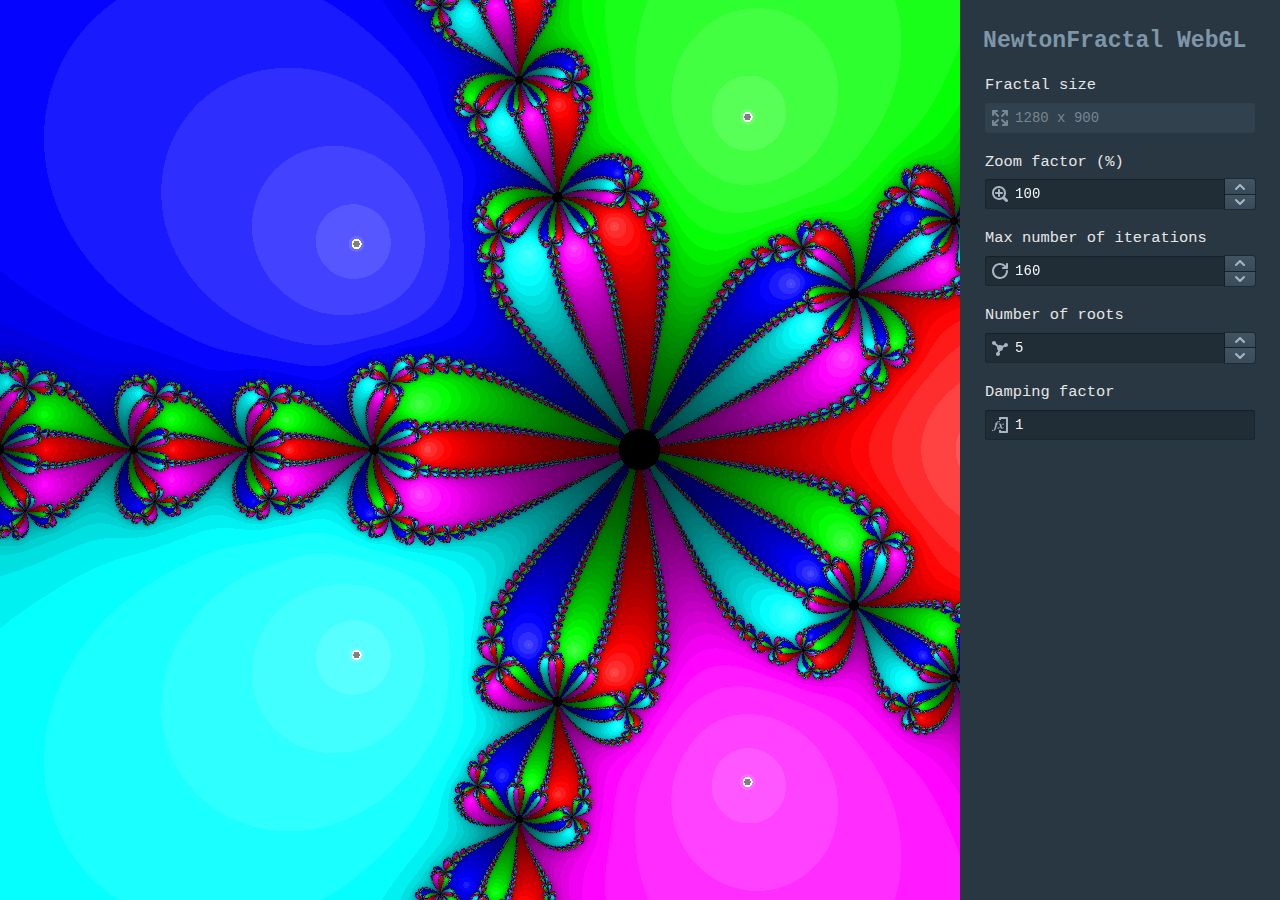
<file: NewtonFractal/index.html>
<!doctype html><html lang="en"><head><meta charset="utf-8"/><link rel="shortcut icon" href="favicon.ico"/><meta name="viewport" content="width=device-width,initial-scale=1"/><meta name="theme-color" content="#000000"/><link rel="manifest" href="manifest.json"/><title>NewtonFractal WebGL</title><link href="static/css/2.390d4e63.chunk.css" rel="stylesheet"><link href="static/css/main.2e52e43c.chunk.css" rel="stylesheet"></head><body><noscript>You need to enable JavaScript to run this app.</noscript><div id="root"></div><script>!function(i){function e(e){for(var r,t,n=e[0],o=e[1],u=e[2],l=0,f=[];l<n.length;l++)t=n[l],c[t]&&f.push(c[t][0]),c[t]=0;for(r in o)Object.prototype.hasOwnProperty.call(o,r)&&(i[r]=o[r]);for(s&&s(e);f.length;)f.shift()();return p.push.apply(p,u||[]),a()}function a(){for(var e,r=0;r<p.length;r++){for(var t=p[r],n=!0,o=1;o<t.length;o++){var u=t[o];0!==c[u]&&(n=!1)}n&&(p.splice(r--,1),e=l(l.s=t[0]))}return e}var t={},c={1:0},p=[];function l(e){if(t[e])return t[e].exports;var r=t[e]={i:e,l:!1,exports:{}};return i[e].call(r.exports,r,r.exports,l),r.l=!0,r.exports}l.m=i,l.c=t,l.d=function(e,r,t){l.o(e,r)||Object.defineProperty(e,r,{enumerable:!0,get:t})},l.r=function(e){"undefined"!=typeof Symbol&&Symbol.toStringTag&&Object.defineProperty(e,Symbol.toStringTag,{value:"Module"}),Object.defineProperty(e,"__esModule",{value:!0})},l.t=function(r,e){if(1&e&&(r=l(r)),8&e)return r;if(4&e&&"object"==typeof r&&r&&r.__esModule)return r;var t=Object.create(null);if(l.r(t),Object.defineProperty(t,"default",{enumerable:!0,value:r}),2&e&&"string"!=typeof r)for(var n in r)l.d(t,n,function(e){return r[e]}.bind(null,n));return t},l.n=function(e){var r=e&&e.__esModule?function(){return e.default}:function(){return e};return l.d(r,"a",r),r},l.o=function(e,r){return Object.prototype.hasOwnProperty.call(e,r)},l.p="/NewtonFractal/";var r=window.webpackJsonp=window.webpackJsonp||[],n=r.push.bind(r);r.push=e,r=r.slice();for(var o=0;o<r.length;o++)e(r[o]);var s=n;a()}([])</script><script src="static/js/2.4af244be.chunk.js"></script><script src="static/js/main.07aa1f4d.chunk.js"></script></body></html>
</file>
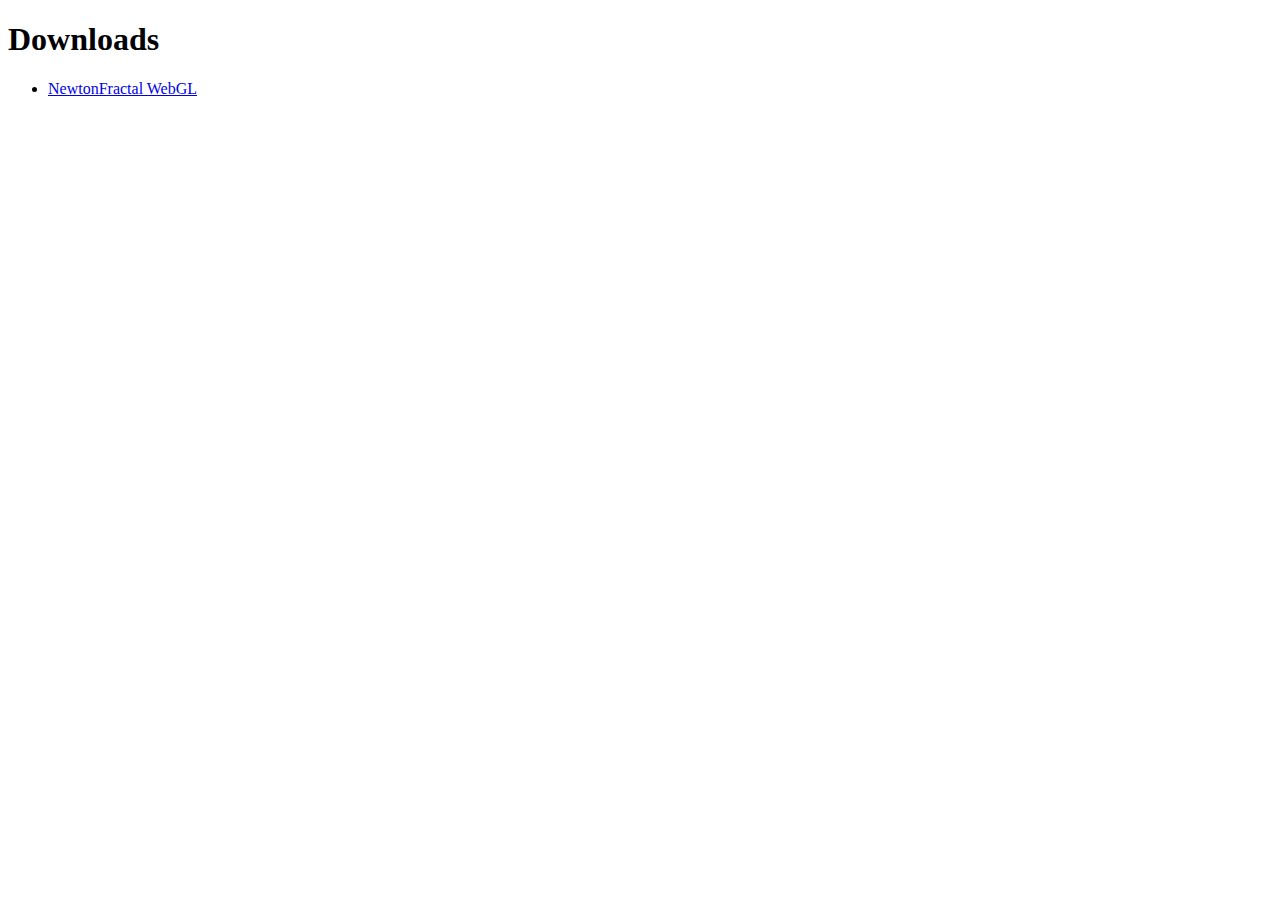
<file: _downloads.html>
<!DOCTYPE html>
<html>
	<head>
		<meta charset="UTF-8">
        <title> Downloads </title>
    </head>
    <body>
        <h1> Downloads </h1>
        <ul>
            <li><a id="https://chrizbee.github.io/NewtonFractal/" href="NewtonFractal/index.html"> NewtonFractal WebGL </a></li>
        </ul>
    </body>
</html>
</file>
<file: NewtonFractal/static/css/main.2e52e43c.chunk.css>
body,canvas,html{margin:0;width:100%;height:100%;display:block;overflow:hidden}.app{font-family:Fira Code Light,Courier New,monospace}.title{color:#7e96a7;font-family:Fira Code Medium,Courier New,monospace}.bm-item-list{overflow:hidden;padding:0}.settingsWidget{background:#293742;font-size:1.1em;padding:.5em 1.5em}.settingsItems{display:flex;flex-direction:column;margin:2px}.settingsItems .item{margin-bottom:20px}.settingsItems .item Label{color:#e6e6e6;margin-bottom:7px}
/*# sourceMappingURL=main.2e52e43c.chunk.css.map */
</file>
